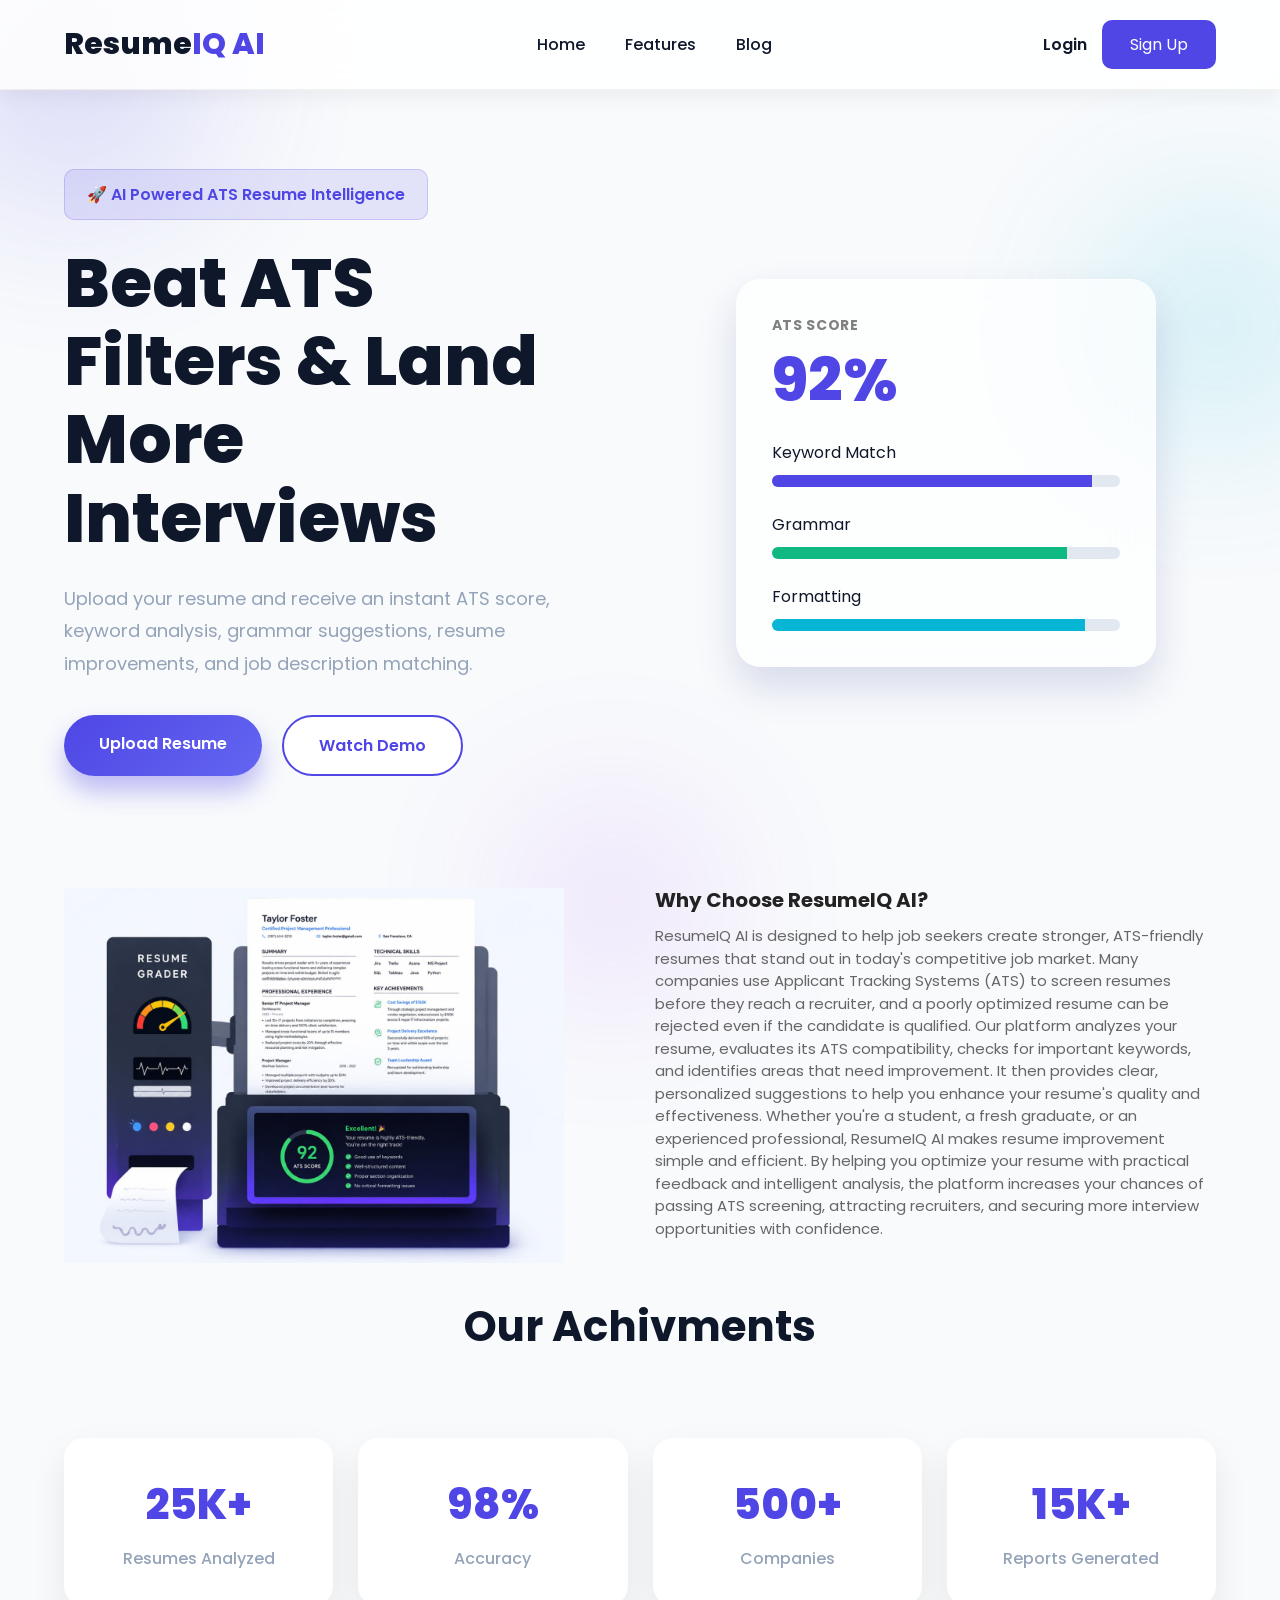
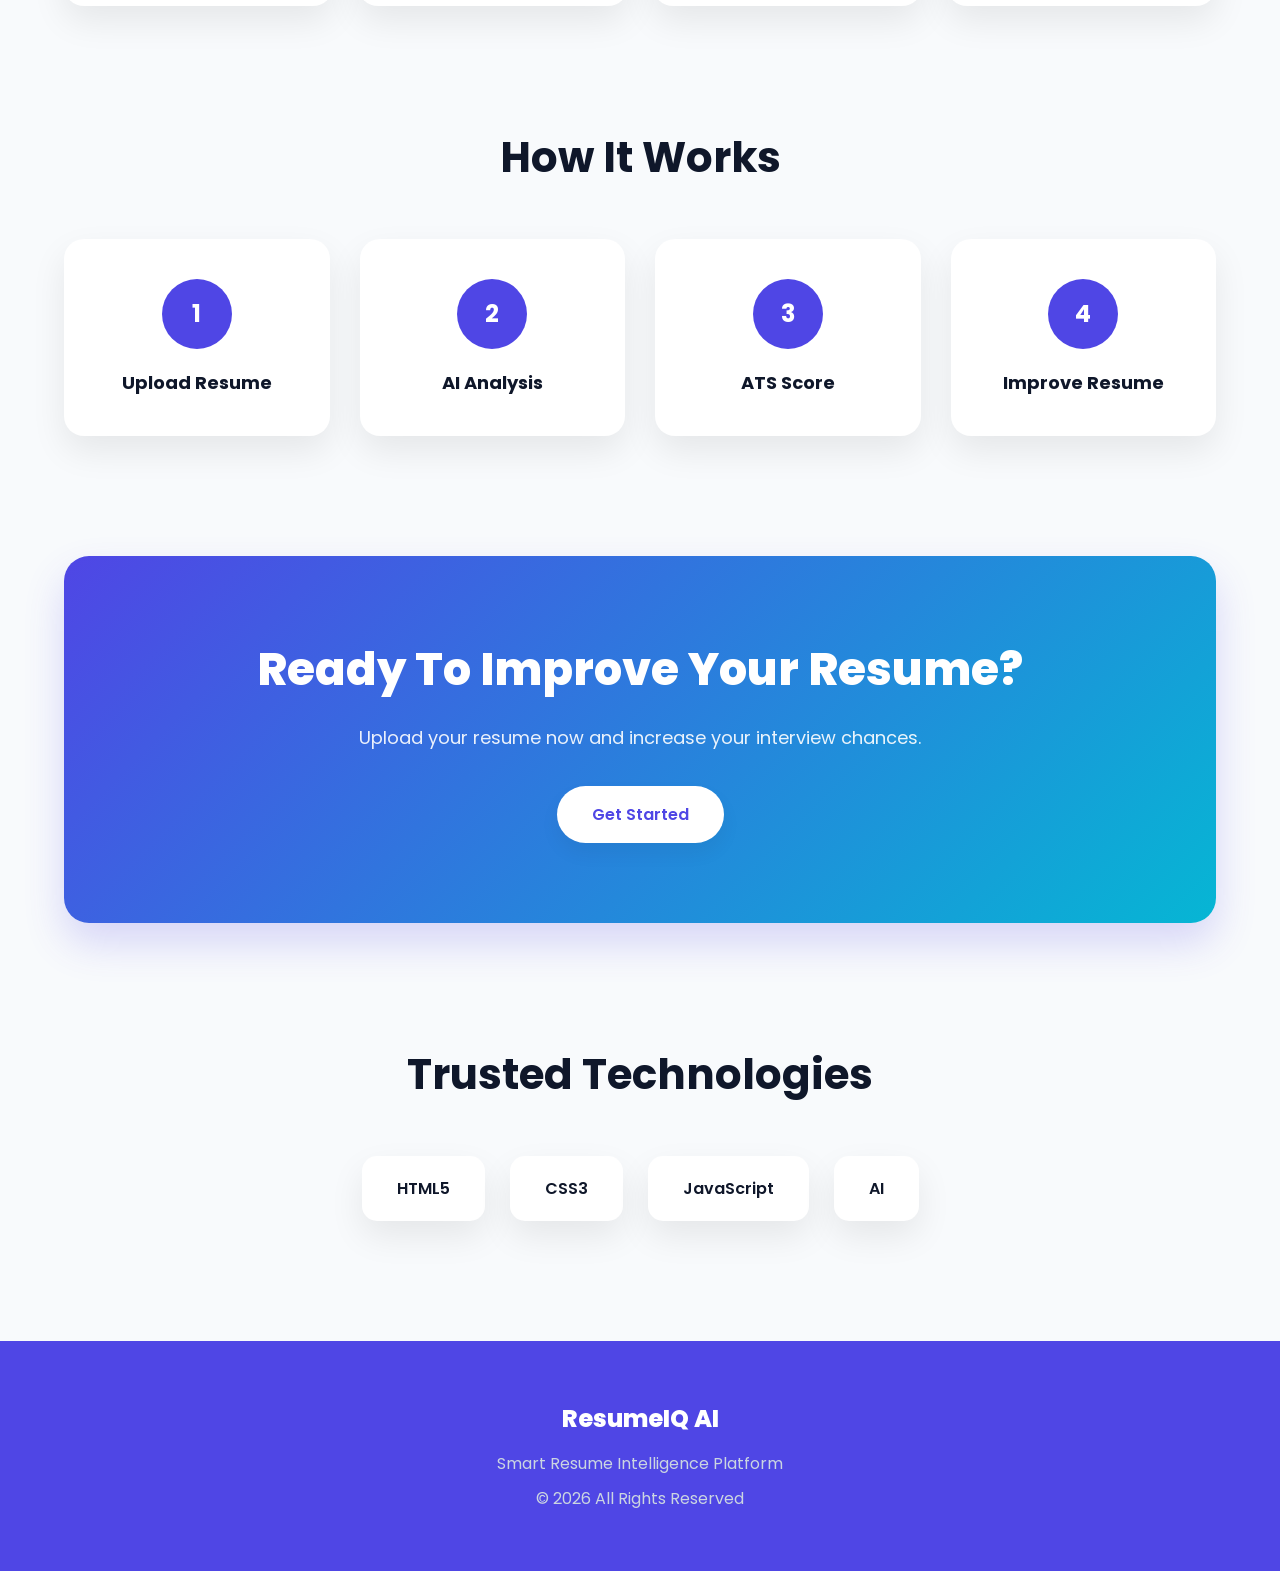
<file: index.html>
<!DOCTYPE html>
<html lang="en">

<head>
    <meta charset="UTF-8">
    <meta name="viewport" content="width=device-width, initial-scale=1.0">
    <title>ResumeIQ AI | ATS Resume Intelligence Platform</title>
    <link rel="preconnect" href="https://fonts.googleapis.com">
    <link rel="preconnect" href="https://fonts.gstatic.com" crossorigin>

    <link href="https://fonts.googleapis.com/css2?family=Poppins:wght@300;400;500;600;700;800&display=swap"
        rel="stylesheet">
    <link rel="stylesheet" href="https://cdnjs.cloudflare.com/ajax/libs/font-awesome/6.7.2/css/all.min.css">
    <link rel="stylesheet" href="assets/css/style.css">

</head>

<body>
    <div class="bg-shape shape1"></div>
<div class="bg-shape shape2"></div>
<div class="bg-shape shape3"></div>

    <!--  NAVBAR  -->

    <header>
    

        <nav class="navbar">

            <div class="logo">

                <h2>
                    Resume<span>IQ AI</span>
                </h2>

            </div>

            <ul class="nav-links">

                <li><a href="#">Home</a></li>

                <li><a href="features.html">Features</a></li>

                <li><a href="blog.html">Blog</a></li>

               

            </ul>

            <div class="nav-buttons">

                <a href="login.html" class="login-btn">
                    Login
                </a>

                <a href="signup.html" class="signup-btn">
                    Sign Up
                </a>

            </div>

            <div class="menu-toggle" id="menuToggle">
    <i class="fa-solid fa-bars"></i>
</div>
        </nav>

    </header>

    <!--HERO SECTION -->

    <section class="hero">

        <div class="hero-left">

            <p class="badge">
                🚀 AI Powered ATS Resume Intelligence
            </p>

            <h1>
                Beat ATS Filters &
                Land More Interviews
            </h1>

            <p class="hero-text">

                Upload your resume and receive an instant ATS score,
                keyword analysis, grammar suggestions,
                resume improvements,
                and job description matching.

            </p>

            <div class="hero-buttons">

                <a href="upload.html" class="primary-btn">

                    Upload Resume

                </a>

                <a href="#" class="secondary-btn">

                    Watch Demo

                </a>

            </div>

        </div>
        <!--  -->


<!--  -->
        <div class="hero-right">

            <div class="dashboard-card">

                <h3>ATS SCORE</h3>

                <h1>92%</h1>

                <div class="progress-box">

                    <p>Keyword Match</p>

                    <div class="progress">
                        <div class="progress-fill"></div>
                    </div>

                </div>

                <div class="progress-box">

                    <p>Grammar</p>

                    <div class="progress">
                        <div class="progress-fill grammar"></div>
                    </div>

                </div>

                <div class="progress-box">

                    <p>Formatting</p>

                    <div class="progress">
                        <div class="progress-fill format"></div>
                    </div>

                </div>

            </div>

        </div>

    </section>
   <section class="about-section">

    <div class="about-image">
        <img src="images/ats.jpeg" alt="Resume Image">
    </div>

    <div class="about-content">
        <h2> Why Choose ResumeIQ AI?</h2>
        <p>
            ResumeIQ AI is designed to help job seekers create stronger, ATS-friendly resumes that stand out in today's competitive job market. Many companies use Applicant Tracking Systems (ATS) to screen resumes before they reach a recruiter, and a poorly optimized resume can be rejected even if the candidate is qualified. Our platform analyzes your resume, evaluates its ATS compatibility, checks for important keywords, and identifies areas that need improvement. It then provides clear, personalized suggestions to help you enhance your resume's quality and effectiveness.

Whether you're a student, a fresh graduate, or an experienced professional, ResumeIQ AI makes resume improvement simple and efficient. By helping you optimize your resume with practical feedback and intelligent analysis, the platform increases your chances of passing ATS screening, attracting recruiters, and securing more interview opportunities with confidence.
        </p>

       
    </div>

</section>
    <!-- STATS -->
<h2  class="section-title"> Our Achivments</h2>
    <section class="stats">

        <div class="stat-card">

            <h2>25K+</h2>

            <p>Resumes Analyzed</p>

        </div>

        <div class="stat-card">

            <h2>98%</h2>

            <p>Accuracy</p>

        </div>

        <div class="stat-card">

            <h2>500+</h2>

            <p>Companies</p>

        </div>

        <div class="stat-card">

            <h2>15K+</h2>

            <p>Reports Generated</p>

        </div>

    </section>


    <!-- ================= HOW IT WORKS ================= -->

    <section class="steps">

        <h2 class="section-title">

            How It Works

        </h2>

        <div class="step-container">

            <div class="step">

                <h2>1</h2>

                <h3>Upload Resume</h3>

            </div>

            <div class="step">

                <h2>2</h2>

                <h3>AI Analysis</h3>

            </div>

            <div class="step">

                <h2>3</h2>

                <h3>ATS Score</h3>

            </div>

            <div class="step">

                <h2>4</h2>

                <h3>Improve Resume</h3>

            </div>

        </div>

    </section>

    <!-- ================= CTA ================= -->

    <section class="cta">

        <h2>

            Ready To Improve Your Resume?

        </h2>

        <p>

            Upload your resume now and increase your interview chances.

        </p>

        <a href="upload.html" class="primary-btn">

            Get Started

        </a>

    </section>

    <!--  -->
<section class="trusted">

<h2 class="section-title">

Trusted Technologies

</h2>

<div class="trusted-container">

<div>HTML5</div>

<div>CSS3</div>

<div>JavaScript</div>

<!-- <div>PHP</div>

<div>MySQL</div> -->

<div>AI</div>

</div>

</section>
    <!--FOOTER -->

    <footer>

        <h2>ResumeIQ AI</h2>

        <p>

            Smart Resume Intelligence Platform

        </p>

        <p>

            © 2026 All Rights Reserved

        </p>

    </footer>
<script src="assets/js/navbar.js"></script>
</body>

</html>
</file>
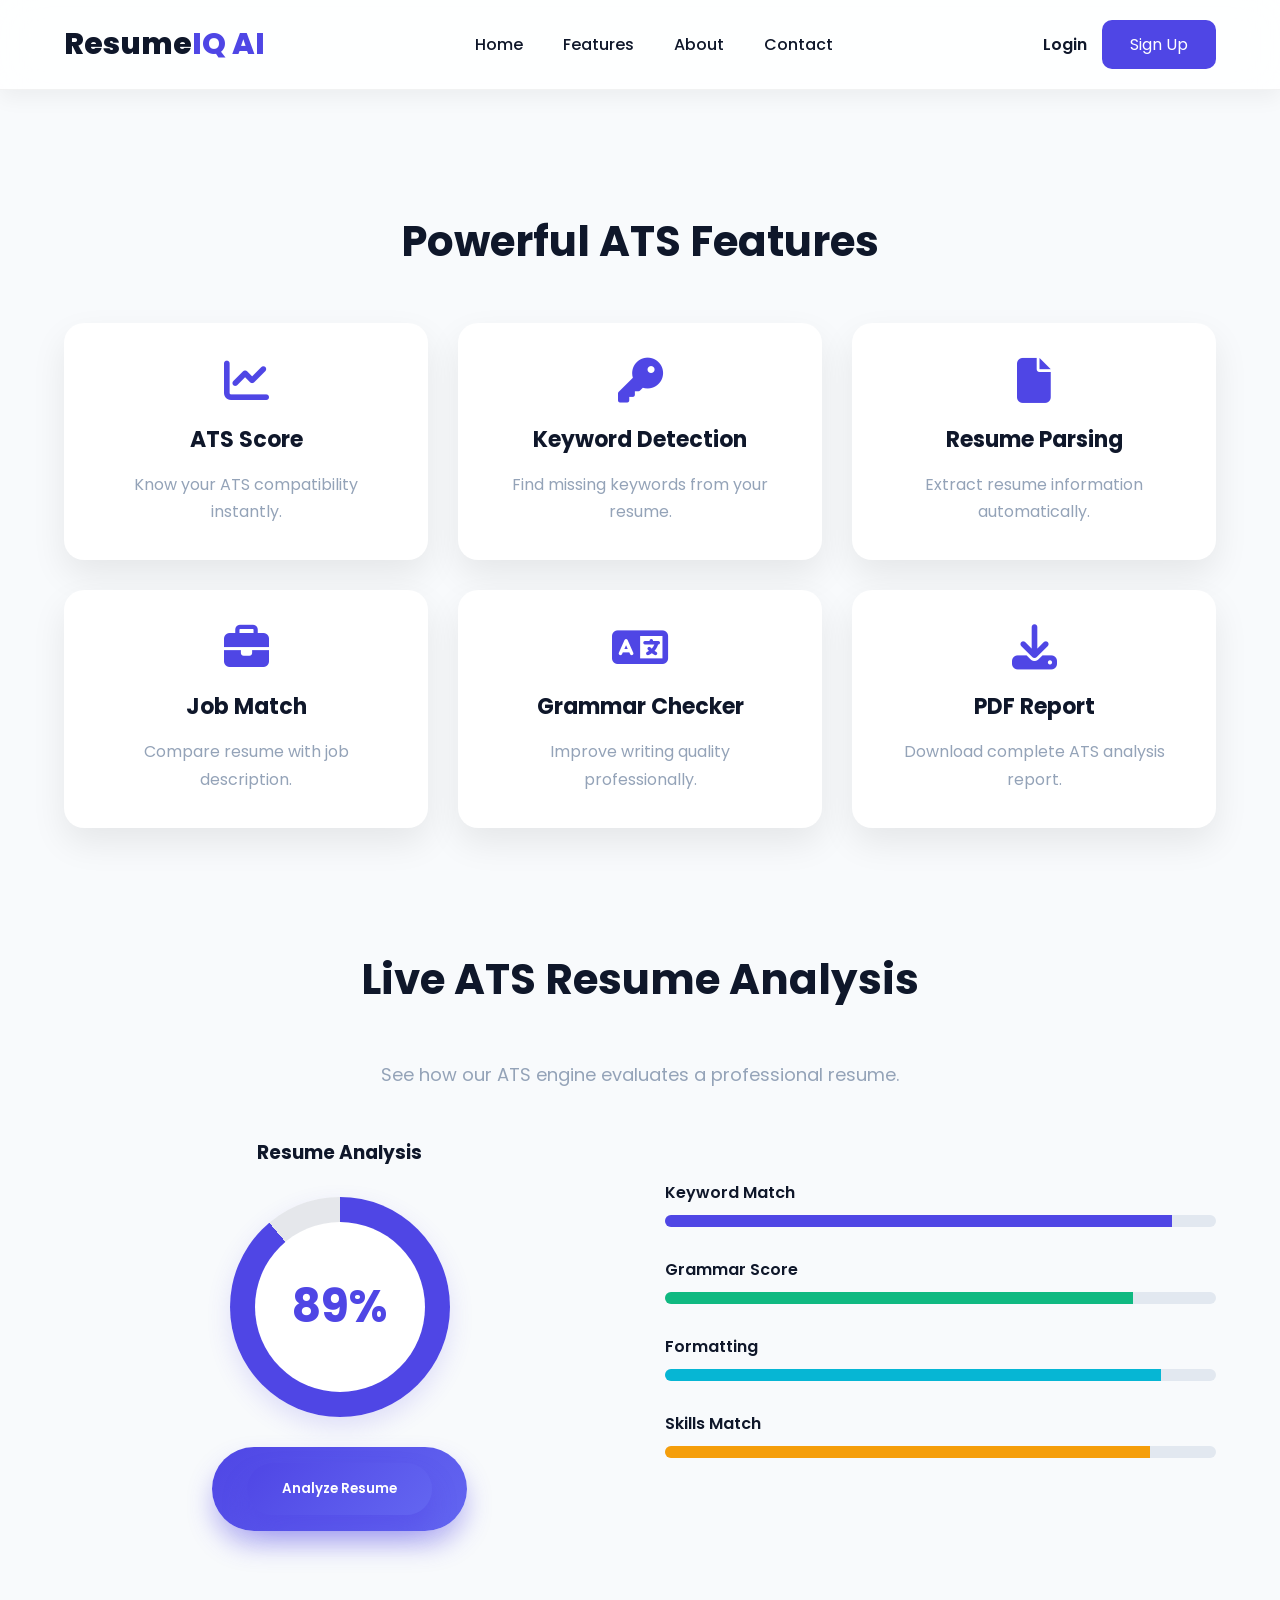
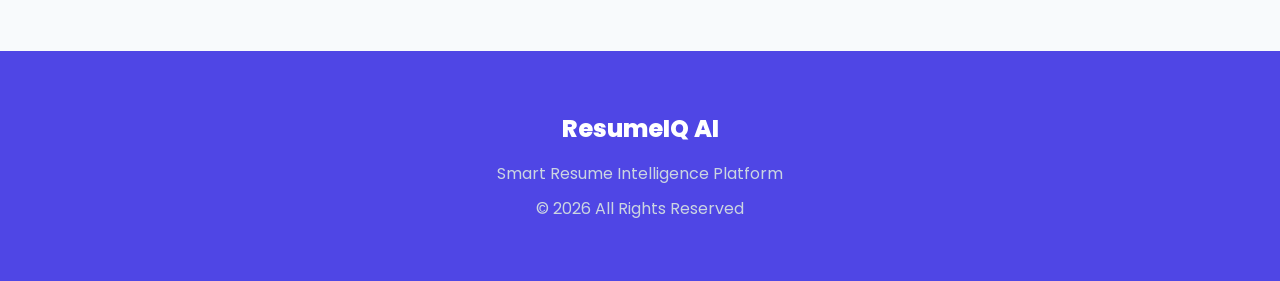
<file: features.html>
<!DOCTYPE html>
<html lang="en">
<head>
    <meta charset="UTF-8">
    <meta name="viewport" content="width=device-width, initial-scale=1.0">
    <title>features</title>

  <link rel="preconnect" href="https://fonts.googleapis.com">
    <link rel="preconnect" href="https://fonts.gstatic.com" crossorigin>

    <link href="https://fonts.googleapis.com/css2?family=Poppins:wght@300;400;500;600;700;800&display=swap"
        rel="stylesheet">
    <link rel="stylesheet" href="https://cdnjs.cloudflare.com/ajax/libs/font-awesome/6.7.2/css/all.min.css">
    <link rel="stylesheet" href="assets/css/style.css">

</head>
<body>
    
    <header>
    

        <nav class="navbar">

            <div class="logo">

                <h2>
                    Resume<span>IQ AI</span>
                </h2>

            </div>

            <ul class="nav-links">

                <li><a href="index.html">Home</a></li>

                <li><a href="#features">Features</a></li>

                <li><a href="#">About</a></li>

                <li><a href="#">Contact</a></li>

            </ul>

            <div class="nav-buttons">

                <a href="login.html" class="login-btn">
                    Login
                </a>

                <a href="signup.html" class="signup-btn">
                    Sign Up
                </a>

            </div>

            <div class="menu-toggle" id="menuToggle">
    <i class="fa-solid fa-bars"></i>
</div>
        </nav>

    </header>
    <!-- features -->
     
    <section class="features">

        <h2 class="section-title">

            Powerful ATS Features

        </h2>

        <div class="feature-container">

            <div class="feature-card">

                <i class="fa-solid fa-chart-line"></i>

                <h3>ATS Score</h3>

                <p>Know your ATS compatibility instantly.</p>

            </div>

            <div class="feature-card">

                <i class="fa-solid fa-key"></i>

                <h3>Keyword Detection</h3>

                <p>Find missing keywords from your resume.</p>

            </div>

            <div class="feature-card">

                <i class="fa-solid fa-file"></i>

                <h3>Resume Parsing</h3>

                <p>Extract resume information automatically.</p>

            </div>

            <div class="feature-card">

                <i class="fa-solid fa-briefcase"></i>

                <h3>Job Match</h3>

                <p>Compare resume with job description.</p>

            </div>

            <div class="feature-card">

                <i class="fa-solid fa-language"></i>

                <h3>Grammar Checker</h3>

                <p>Improve writing quality professionally.</p>

            </div>

            <div class="feature-card">

                <i class="fa-solid fa-download"></i>

                <h3>PDF Report</h3>

                <p>Download complete ATS analysis report.</p>

            </div>

        </div>
 </section>

 <!-- live  demo -->
 
<section class="live-demo">

    <h2 class="section-title">

        Live ATS Resume Analysis

    </h2>

    <p class="demo-text">

        See how our ATS engine evaluates a professional resume.

    </p>

    <div class="demo-container">

        <div class="demo-left">

            <h3>Resume Analysis</h3>

            <div class="score-circle">

                <span>89%</span>

            </div>




            
            
            <button class="primary-btn">
 <a href="upload.html" class="primary-btn"> Analyze Resume</a>
               

            </button> 

        </div>

        <div class="demo-right">

            <div class="demo-item">

                <span>Keyword Match</span>

                <div class="progress">

                    <div class="progress-fill keyword"></div>

                </div>

            </div>

            <div class="demo-item">

                <span>Grammar Score</span>

                <div class="progress">

                    <div class="progress-fill grammar"></div>

                </div>

            </div>

            <div class="demo-item">

                <span>Formatting</span>

                <div class="progress">

                    <div class="progress-fill format"></div>

                </div>

            </div>

            <div class="demo-item">

                <span>Skills Match</span>

                <div class="progress">

                    <div class="progress-fill skill"></div>

                </div>

            </div>

        </div>

    </div>

    
</section>
<footer>

        <h2>ResumeIQ AI</h2>

        <p>

            Smart Resume Intelligence Platform

        </p>

        <p>

            © 2026 All Rights Reserved

        </p>

    </footer>
</body>
</html>
</file>
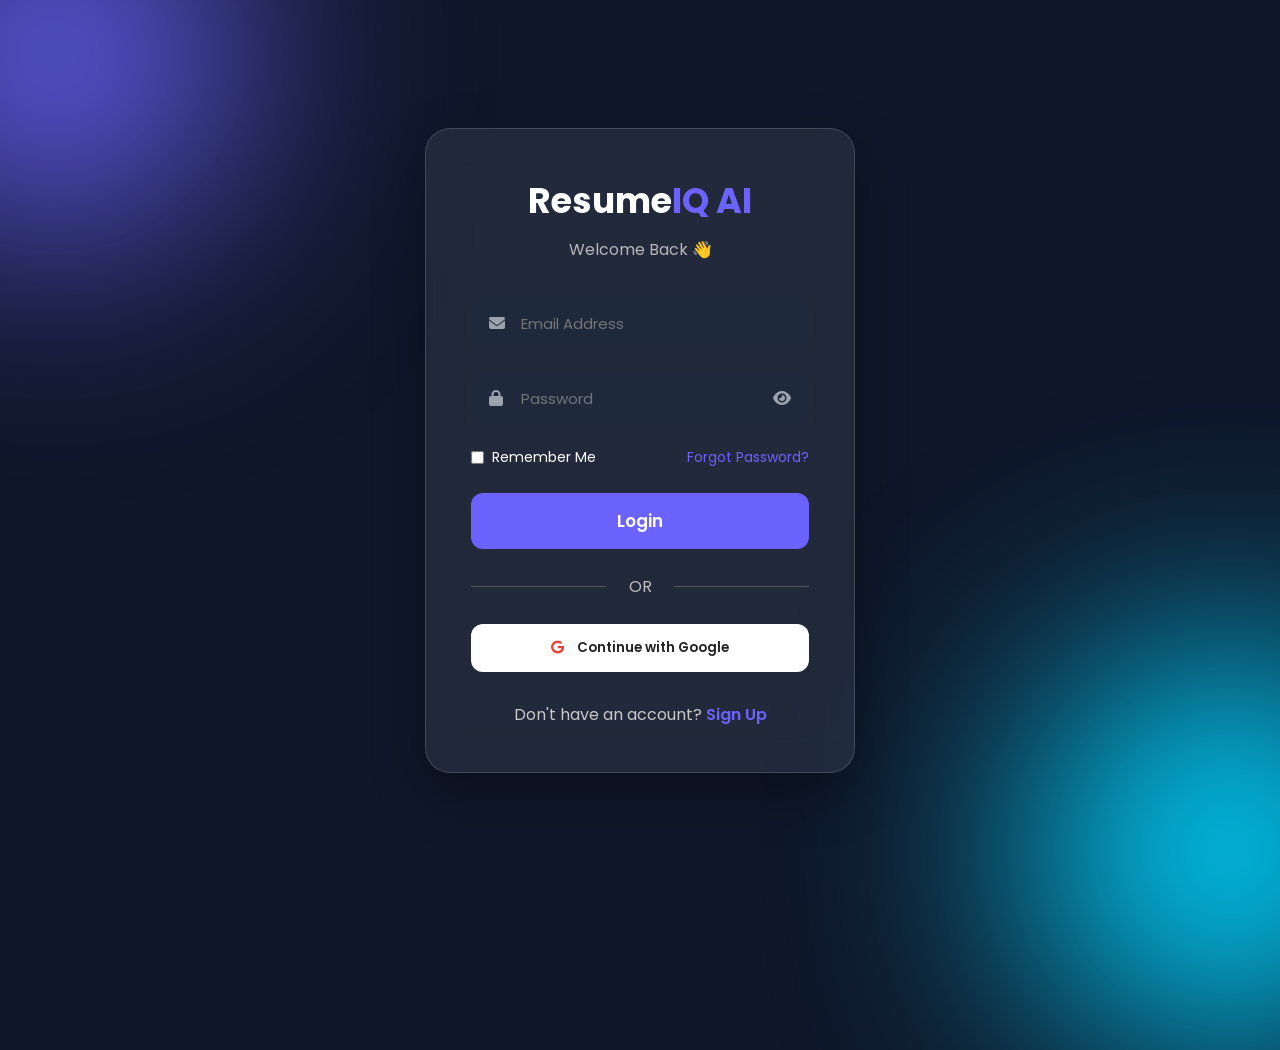
<file: login.html>
<!DOCTYPE html>
<html lang="en">

<head>

<meta charset="UTF-8">

<meta name="viewport" content="width=device-width, initial-scale=1.0">

<title>Login | ResumeIQ AI</title>

<link rel="preconnect" href="https://fonts.googleapis.com">

<link rel="preconnect" href="https://fonts.gstatic.com" crossorigin>

<link href="https://fonts.googleapis.com/css2?family=Poppins:wght@300;400;500;600;700&display=swap" rel="stylesheet">

<link rel="stylesheet"
href="https://cdnjs.cloudflare.com/ajax/libs/font-awesome/6.7.2/css/all.min.css">

<link rel="stylesheet" href="assets/css/login.css">

</head>

<body>

<!-- Background -->

<div class="bg1"></div>
<div class="bg2"></div>

<!-- Login Card -->

<div class="login-container">

<div class="login-card">

<div class="logo">

<h1>

Resume<span>IQ AI</span>

</h1>

<p>

Welcome Back 👋

</p>

</div>

<form id="loginForm">

<div class="input-box">

<i class="fa-solid fa-envelope"></i>

<input
type="email"
id="email"
placeholder="Email Address"
required>

</div>

<div class="input-box">

<i class="fa-solid fa-lock"></i>

<input
type="password"
id="password"
placeholder="Password"
required>

<i
id="togglePassword"
class="fa-solid fa-eye toggle-password">

</i>

</div>

<div class="options">

<label>

<input type="checkbox">

Remember Me

</label>

<a href="#">

Forgot Password?

</a>

</div>

<button
type="submit"
class="login-btn">

Login

</button>

<div class="divider">

<span>

OR

</span>

</div>

<button
type="button"
class="google-btn">

<i class="fa-brands fa-google"></i>

Continue with Google

</button>

<p class="signup-link">

Don't have an account?

<a href="signup.html">

Sign Up

</a>

</p>

</form>

</div>

</div>

<script src="assets/js/login.js"></script>

</body>

</html>
</file>
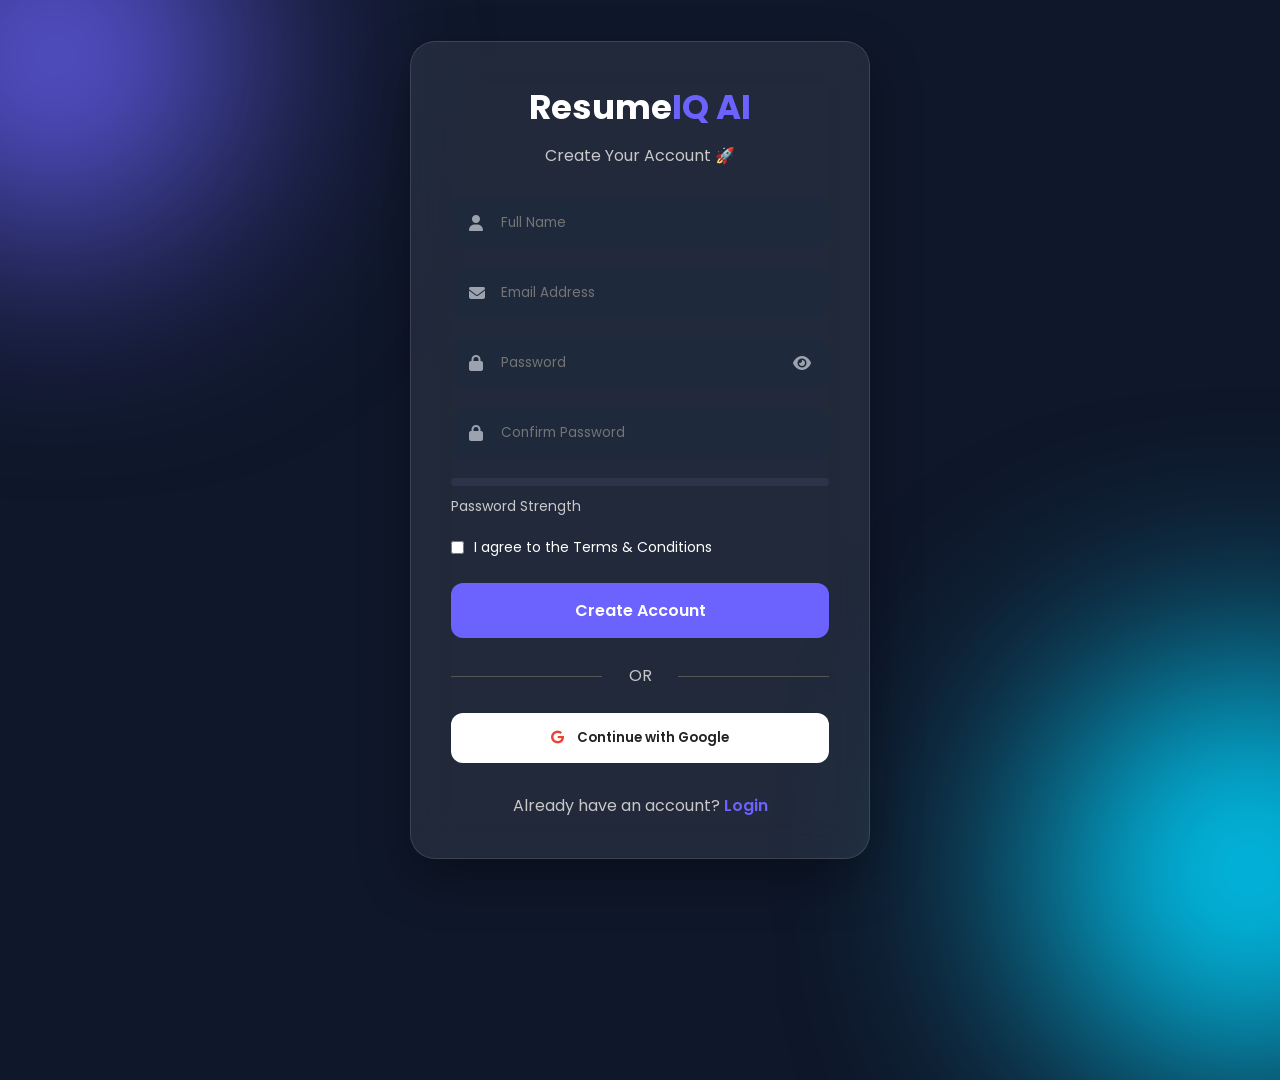
<file: signup.html>
<!DOCTYPE html>
<html lang="en">

<head>

<meta charset="UTF-8">
<meta name="viewport" content="width=device-width, initial-scale=1.0">

<title>Sign Up | ResumeIQ AI</title>

<link rel="preconnect" href="https://fonts.googleapis.com">

<link rel="preconnect" href="https://fonts.gstatic.com" crossorigin>

<link href="https://fonts.googleapis.com/css2?family=Poppins:wght@300;400;500;600;700&display=swap" rel="stylesheet">

<link rel="stylesheet"
href="https://cdnjs.cloudflare.com/ajax/libs/font-awesome/6.7.2/css/all.min.css">

<link rel="stylesheet" href="assets/css/signup.css">

</head>

<body>

<!-- Background -->

<div class="bg1"></div>
<div class="bg2"></div>

<!-- Signup Card -->

<div class="signup-container">

<div class="signup-card">

<div class="logo">

<h1>

Resume<span>IQ AI</span>

</h1>

<p>

Create Your Account 🚀

</p>

</div>

<form id="signupForm">

<!-- Full Name -->

<div class="input-box">

<i class="fa-solid fa-user"></i>

<input
type="text"
id="fullName"
placeholder="Full Name"
required>

</div>

<!-- Email -->

<div class="input-box">

<i class="fa-solid fa-envelope"></i>

<input
type="email"
id="email"
placeholder="Email Address"
required>

</div>

<!-- Password -->

<div class="input-box">

<i class="fa-solid fa-lock"></i>

<input
type="password"
id="password"
placeholder="Password"
required>

<i
id="togglePassword"
class="fa-solid fa-eye toggle-password">

</i>

</div>

<!-- Confirm Password -->

<div class="input-box">

<i class="fa-solid fa-lock"></i>

<input
type="password"
id="confirmPassword"
placeholder="Confirm Password"
required>

</div>

<!-- Password Strength -->

<div class="strength-box">

<div id="strengthBar"></div>

</div>

<p id="strengthText">

Password Strength

</p>

<!-- Terms -->

<div class="options">

<label>

<input
type="checkbox"
id="terms">

I agree to the Terms & Conditions

</label>

</div>

<button
type="submit"
class="signup-btn">

Create Account

</button>

<div class="divider">

<span>

OR

</span>

</div>

<button
type="button"
class="google-btn">

<i class="fa-brands fa-google"></i>

Continue with Google

</button>

<p class="login-link">

Already have an account?

<a href="login.html">

Login

</a>

</p>

</form>

</div>

</div>

<script src="assets/js/signup.js"></script>

</body>

</html>
</file>
<file: assets/css/style.css>
/* GOOGLE FONT */
@import url('https://fonts.googleapis.com/css2?family=Poppins:wght@300;400;500;600;700;800&display=swap');

/* CSS VARIABLES */
:root {
    --primary: #4F46E5;
    --secondary: #06B6D4;
    --success: #10B981;
    --danger: #EF4444;
    --dark: #0F172A;
    --light: #F8FAFC;
    --white: #ffffff;
    --gray: #94A3B8;
    --shadow: 0 15px 35px rgba(0,0,0,.08);
}

/* RESET & FIXED SCROLL LAYER */
* {
    margin: 0;
    padding: 0;
    box-sizing: border-box;
    text-decoration: none;
    list-style: none;
}

html {
    scroll-behavior: smooth;
    height: 100%;
}

body {
    font-family: 'Poppins', sans-serif;
    background: var(--light);
    color: var(--dark);
    overflow-x: hidden !important; /* Horizonal break locked */
    overflow-y: auto !important;   /* Force vertical scrolling */
    min-height: 100%;
    -webkit-overflow-scrolling: touch;
}

/* REUSABLE COMPONENT SETUP */
.container {
    width: 90%;
    max-width: 1300px;
    margin: auto;
}

.section-title {
    font-size: 42px;
    text-align: center;
    margin-bottom: 50px;
}

/* NAVBAR STRUCTURE */
header {
    position: sticky;
    top: 0;
    background: rgba(255,255,255,.85);
    backdrop-filter: blur(20px);
    -webkit-backdrop-filter: blur(20px);
    border-bottom: 1px solid rgba(0,0,0,.05);
    z-index: 999;
    box-shadow: 0 8px 20px rgba(0,0,0,.05);
}

.navbar {
    width: 90%;
    margin: auto;
    display: flex;
    justify-content: space-between;
    align-items: center;
    padding: 20px 0;
}

.logo h2 { font-size: 30px; font-weight: 800; }
.logo span { color: var(--primary); }
.nav-links { display: flex; gap: 40px; }
.nav-links a { color: var(--dark); font-weight: 500; transition: .3s; }
.nav-links a:hover { color: var(--primary); }
.nav-buttons { display: flex; gap: 15px; align-items: center; }

/* BUTTONS ENGINE */
.login-btn { color: var(--dark); font-weight: 600; }
.signup-btn {
    background: var(--primary); color: white; padding: 12px 28px; border-radius: 10px; transition: .4s;
}
.signup-btn:hover {
    background: #372fcf; transform: translateY(-3px); box-shadow: 0 20px 35px rgba(79,70,229,.4);
}

.primary-btn {
    background: linear-gradient(135deg, #4F46E5, #6366F1); color: white;
    padding: 16px 35px; border-radius: 50px; transition: .4s; display: inline-block;
    box-shadow: 0 15px 25px rgba(79,70,229,.35); border: none; font-weight: 600;
}
.primary-btn:hover { transform: translateY(-3px); }
.primary-btn a { color: white !important; text-decoration: none; }

.secondary-btn {
    background: white; color: var(--primary); border-radius: 50px;
    padding: 16px 35px; border: 2px solid #4F46E5; transition: .4s; display: inline-block; font-weight: 600;
}
.secondary-btn:hover { background: #4F46E5; color: white; }

/* HERO GRID CONTAINER */
.hero {
    width: 90%; margin: auto; min-height: 85vh; display: flex; align-items: center; justify-content: space-between; gap: 70px; padding: 40px 0;
}
.hero-left { flex: 1; }
.hero-right { flex: 1; display: flex; justify-content: center; }

.badge {
    display: inline-block; padding: 12px 22px; border-radius: 10px; background: rgba(79,70,229,.12);
    color: var(--primary); font-weight: 600; border: 1px solid rgba(79,70,229,.2); margin-bottom: 25px;
}
.hero h1 { font-size: 68px; font-weight: 800; line-height: 1.15; margin-bottom: 25px; }
.hero-text { color: var(--gray); line-height: 1.8; margin-bottom: 35px; font-size: 18px; }
.hero-buttons { display: flex; gap: 20px; flex-wrap: wrap; }

/* HERO FLOATING DASHBOARD CARD */
.dashboard-card {
    width: 420px; padding: 35px; border-radius: 25px; background: rgba(255,255,255,.7);
    backdrop-filter: blur(18px); -webkit-backdrop-filter: blur(18px); border: 1px solid rgba(255,255,255,.4);
    box-shadow: 0 20px 40px rgba(31,38,135,.15);
}
.dashboard-card h3 { color: gray; margin-bottom: 10px; font-size: 14px; letter-spacing: 0.05em; }
.dashboard-card h1 { font-size: 60px; color: var(--primary); font-weight: 800; }
.progress-box { margin-top: 25px; text-align: left; }
.progress { width: 100%; height: 12px; background: #E2E8F0; border-radius: 30px; overflow: hidden; margin-top: 10px; }
.progress-fill { width: 92%; height: 100%; background: var(--primary); }
.grammar { width: 85%; background: var(--success); }
.format { width: 90%; background: var(--secondary); }

/* STATS ROW GRID */
.stats { width: 90%; margin: 80px auto; display: grid; grid-template-columns: repeat(4, 1fr); gap: 25px; }
.stat-card { padding: 35px; border-radius: 20px; background: white; text-align: center; box-shadow: var(--shadow); transition: .4s; }
.stat-card:hover { transform: translateY(-5px); }
.stat-card h2 { font-size: 42px; color: var(--primary); margin-bottom: 10px; font-weight: 800; }
.stat-card p { color: var(--gray); font-weight: 500; }

/* FEATURES SECTIONS */
.features { width: 90%; margin: 120px auto; }
.feature-container { display: grid; grid-template-columns: repeat(3, 1fr); gap: 30px; }
.feature-card { padding: 35px; border-radius: 20px; background: white; text-align: center; transition: .4s; box-shadow: var(--shadow); }
.feature-card:hover { transform: translateY(-5px); }
.feature-card i { font-size: 45px; color: var(--primary); margin-bottom: 20px; }
.feature-card h3 { margin-bottom: 15px; font-size: 22px; }
.feature-card p { color: var(--gray); line-height: 1.7; }

/* HOW IT WORKS SYSTEM */
.steps { width: 90%; margin: 120px auto; }
.step-container { display: grid; grid-template-columns: repeat(4, 1fr); gap: 30px; }
.step { background: white; padding: 40px; text-align: center; border-radius: 20px; box-shadow: var(--shadow); transition: .4s; }
.step:hover { transform: translateY(-5px); }
.step h2 { width: 70px; height: 70px; line-height: 70px; margin: auto; border-radius: 50%; background: var(--primary); color: white; margin-bottom: 20px; font-weight: 700; }
.step h3 { font-size: 18px; color: var(--dark); }

/* UPLOAD REGION FRAME */
.upload-section { width: 80%; height: 40; margin: 100px auto; display: flex; justify-content: center; }
.upload-box {
    width: 50%; max-width: 600px; padding: 60px 30px; text-align: center; border: 3px dashed #4F46E5;
    border-radius: 25px; background: rgb(247, 244, 244); transition: .4s; box-shadow: var(--shadow);
}
.upload-box:hover { border-color: #6366F1; box-shadow: 0 20px 40px rgba(79,70,229,.15); }
.upload-box i { font-size: 70px; color: var(--primary); margin-bottom: 20px; animation: floatIcon 2.5s ease-in-out infinite; }
.upload-box h2 { margin-bottom: 15px; font-size: 32px; }
.upload-box p { color: var(--gray); margin-bottom: 10px; }
.small-text { font-size: 15px; margin-bottom: 30px !important; font-weight: 600; }
.supported-files { display: flex; justify-content: center; gap: 25px; margin-top: 30px; flex-wrap: wrap; }
.supported-files span { background: var(--light); padding: 10px 18px; border-radius: 30px; box-shadow: 0 4px 10px rgba(0,0,0,.04); font-weight: 600; color: #555; display: inline-flex; align-items: center; }
.supported-files i { color: #4F46E5; margin-right: 8px; font-size: 18px; }

@keyframes floatIcon { 0%,100% { transform: translateY(0); } 50% { transform: translateY(-10px); } }

/* LIVE ATS DEMO BOX SETUP */
.live-demo { width: 90%; margin: 120px auto; text-align: center; }
.demo-text { color: var(--gray); margin-bottom: 50px; font-size: 18px; }
.demo-container { display: flex; justify-content: space-between; align-items: center; gap: 50px; }
.demo-left, .demo-right { flex: 1; }
.score-circle {
    width: 220px; height: 220px; border-radius: 50%; margin: 30px auto; display: flex; justify-content: center; align-items: center;
    background: conic-gradient(#4F46E5 0deg, #4F46E5 320deg, #E5E7EB 320deg); position: relative; box-shadow: 0 10px 25px rgba(79,70,229,0.15);
}
.score-circle::before { content: ""; position: absolute; width: 170px; height: 170px; background: white; border-radius: 50%; }
.score-circle span { position: relative; font-size: 45px; font-weight: 700; color: var(--primary); }
.demo-item { margin-bottom: 30px; text-align: left; }
.demo-item span { font-weight: 600; color: var(--dark); }
.skill { width: 88%; background: #F59E0B; }

/* MARKETING BADGES AND TECH CHIPS */
.green { display: inline-block; padding: 8px 15px; margin: 6px; background: #DCFCE7; color: #15803D; border-radius: 30px; font-weight: 600; }
.red { display: inline-block; padding: 8px 15px; margin: 6px; background: #FEE2E2; color: #DC2626; border-radius: 30px; font-weight: 600; }

.trusted { width: 90%; margin: 100px auto; text-align: center; }
.trusted-container { display: flex; justify-content: center; flex-wrap: wrap; gap: 25px; }
.trusted-container div { background: white; padding: 20px 35px; border-radius: 15px; box-shadow: var(--shadow); font-weight: 600; transition: .3s; }
.trusted-container div:hover { transform: translateY(-4px); }

/* CONVERSION CALL TO ACTION CARD */
.cta { width: 90%; margin: 120px auto; background: linear-gradient(135deg, #4F46E5, #06B6D4); color: white; text-align: center; padding: 80px; border-radius: 25px; box-shadow: 0 20px 40px rgba(79,70,229,0.2); }
.cta h2 { font-size: 45px; margin-bottom: 20px; font-weight: 800; }
.cta p { margin-bottom: 35px; font-size: 18px; opacity: 0.9; }
.cta .primary-btn { background: white; color: var(--primary); box-shadow: 0 10px 20px rgba(0,0,0,0.05); }

/* GLOBAL BACKGROUND BLUR SPHERES FIX */
.bg-shape {
    position: absolute; /* Fixed was locking mobile viewports layers */
    border-radius: 50%; filter: blur(80px); opacity: .15; z-index: -1; 
    pointer-events: none; /* Crucial fix: elements behind this are now touch-clickable */
}
.shape1 { width: 300px; height: 300px; background: #4F46E5; top: -80px; left: -80px; }
.shape2 { width: 250px; height: 250px; background: #06B6D4; right: -60px; top: 200px; }
.shape3 { width: 200px; height: 200px; background: #A855F7; top: 800px; left: 40%; }

/* SCROLL DESIGN INDICATOR */
.scroll-down { text-align: center; font-size: 30px; color: var(--primary); animation: bounce 1.5s infinite; margin-top: 20px; }
@keyframes bounce { 0%,100% { transform: translateY(0); } 50% { transform: translateY(10px); } }

/* GLOBAL FOOTER STRUCT */
footer { background:#4F46E5 ; color: white; text-align: center; padding: 60px 20px; margin-top: 120px; width: 100%; }
footer h2 { margin-bottom: 15px; font-weight: 800; }
footer p { color: #CBD5E1; margin-top: 10px; }

/* SELECTION AND MEDIA IMAGES */
::selection { background: #4F46E5; color: white; }
img { max-width: 100%; display: block; }
a { transition: .3s; }
button { cursor: pointer; font-family: inherit; }

/* RESPONSIVE NAV TOGGLE DEFAULTS */
.menu-toggle { display: none; font-size: 28px; color: var(--dark); cursor: pointer; }

/* ======================================================== */
/* THE DEFINITIVE RESPONSIVE ENGINE (FIXES EVERYTHING ON MOBILE) */
/* ======================================================== */

@media (max-width: 992px) {
    .hero { flex-direction: column; text-align: center; gap: 50px; min-height: auto; padding-top: 60px; }
    .hero h1 { font-size: 46px; }
    .dashboard-card { width: 100%; max-width: 450px; margin: auto; }
    .stats { grid-template-columns: repeat(2, 1fr); }
    .feature-container { grid-template-columns: repeat(2, 1fr); }
    .step-container { grid-template-columns: repeat(2, 1fr); }
    .demo-container { flex-direction: column; gap: 40px; }
}

@media (max-width: 900px) {
    .navbar { position: relative; padding: 15px 0; }
    .menu-toggle { display: block; z-index: 1001; }
    
    .nav-links {
        position: fixed; top: 0; left: -100%; width: 75%; height: 100vh;
        background: white; flex-direction: column; align-items: center;
        justify-content: center; gap: 35px; padding: 40px 0;
        box-shadow: 10px 0 30px rgba(0,0,0,0.15); transition: 0.4s cubic-bezier(0.4, 0, 0.2, 1);
        z-index: 1000; display: flex;
    }
    .nav-links.active { left: 0; }
    .nav-buttons { display: none !important; } 
}

@media (max-width: 768px) {
    .hero h1 { font-size: 34px; }
    .hero-text { font-size: 16px; }
    .hero-buttons { flex-direction: column; width: 100%; }
    .primary-btn, .secondary-btn { width: 100%; text-align: center; padding: 14px 20px; }
    
    .stats, .feature-container, .step-container { grid-template-columns: 1fr; gap: 20px; }
    .section-title { font-size: 30px; margin-bottom: 35px; }
    .cta { padding: 40px 20px; border-radius: 15px; }
    .cta h2 { font-size: 28px; }
    .dashboard-card { width: 100%; padding: 25px; }
    .dashboard-card h1 { font-size: 48px; }
    .score-circle { width: 180px; height: 180px; }
    .score-circle::before { width: 140px; height: 140px; }
    .score-circle span { font-size: 36px; }
    .upload-box { padding: 40px 20px; }
    .upload-box h2 { font-size: 24px; }
}



.about-section{
    width:90%;
    margin:30px auto;
    display:flex;
    align-items:center;
    justify-content:space-between;
    gap:30px;
}

.about-image{
    flex:1;
}

.about-image img{
    width:100%;
    max-width:500px;
}

.about-content{
    flex:1;
}

.about-content h2{
    font-size:20px;
    color:#222;
    margin-bottom:10px;
}

.about-content p{
    font-size:15px;
    color:#666;
    line-height:1.5;
    margin-bottom:25px;
}
</file>
<file: assets/css/login.css>
/* ===================================
   ResumeIQ AI Login Page
=================================== */

*{
    margin:0;
    padding:0;
    box-sizing:border-box;
    font-family:'Poppins',sans-serif;
}

body{

    background:#0F172A;
    min-height:100vh;

    display:flex;
    justify-content:center;
    align-items:center;


    position:relative;
    color:#fff;

}

/* ================= Background ================= */

.bg1,
.bg2{

    position:absolute;
    border-radius:50%;
    filter:blur(120px);
    z-index:-1;

}

.bg1{

    width:350px;
    height:350px;

    background:#6C63FF;

    top:-120px;
    left:-120px;

}

.bg2{

    width:400px;
    height:400px;

    background:#00D4FF;

    bottom:-150px;
    right:-150px;

}


/* ================= Container ================= */

.login-container{

    width:100%;
    display:flex;
    justify-content:center;
    align-items:center;

    padding:30px;

}


/* ================= Card ================= */

.login-card{

    width:430px;

    background:rgba(255,255,255,.08);

    backdrop-filter:blur(20px);

    border:1px solid rgba(255,255,255,.15);

    border-radius:25px;

    padding:45px;

    box-shadow:0 20px 50px rgba(0,0,0,.35);

}


/* ================= Logo ================= */

.logo{

    text-align:center;

    margin-bottom:35px;

}

.logo h1{

    font-size:35px;
    font-weight:700;

}

.logo span{

    color:#6C63FF;

}

.logo p{

    color:#b8b8b8;
    margin-top:10px;

}


/* ================= Input ================= */

.input-box{

    position:relative;

    margin-bottom:22px;

}

.input-box input{

    width:100%;

    padding:15px 50px;

    border:none;

    border-radius:12px;

    background:#1E293B;

    color:#fff;

    font-size:15px;

    outline:none;

    transition:.3s;

}

.input-box input:focus{

    border:2px solid #6C63FF;

}

.input-box i:first-child{

    position:absolute;

    left:18px;

    top:50%;

    transform:translateY(-50%);

    color:#9CA3AF;

}

.toggle-password{

    position:absolute;

    right:18px;

    top:50%;

    transform:translateY(-50%);

    cursor:pointer;

    color:#9CA3AF;

}


/* ================= Options ================= */

.options{

    display:flex;

    justify-content:space-between;

    align-items:center;

    margin-bottom:25px;

    font-size:14px;

}

.options label{

    display:flex;
    align-items:center;
    gap:8px;

}

.options a{

    color:#6C63FF;

    text-decoration:none;

}

.options a:hover{

    text-decoration:underline;

}


/* ================= Login Button ================= */

.login-btn{

    width:100%;

    padding:15px;

    border:none;

    border-radius:12px;

    background:#6C63FF;

    color:#fff;

    font-size:17px;

    font-weight:600;

    cursor:pointer;

    transition:.3s;

}

.login-btn:hover{

    background:#574BFF;

    transform:translateY(-2px);

}


/* ================= Divider ================= */

.divider{

    text-align:center;

    margin:25px 0;

    color:#BDBDBD;

    position:relative;

}

.divider::before,
.divider::after{

    content:"";

    position:absolute;

    width:40%;

    height:1px;

    background:#555;

    top:50%;

}

.divider::before{

    left:0;

}

.divider::after{

    right:0;

}


/* ================= Google Button ================= */

.google-btn{

    width:100%;

    padding:14px;

    border:none;

    border-radius:12px;

    background:#fff;

    color:#222;

    font-weight:600;

    cursor:pointer;

    transition:.3s;

}

.google-btn i{

    margin-right:10px;

    color:#EA4335;

}

.google-btn:hover{

    transform:translateY(-2px);

}


/* ================= Signup ================= */

.signup-link{

    margin-top:30px;

    text-align:center;

    color:#c9c9c9;

}

.signup-link a{

    color:#6C63FF;

    text-decoration:none;

    font-weight:600;

}

.signup-link a:hover{

    text-decoration:underline;

}


/* ================= Responsive ================= */

@media(max-width:500px){

.login-card{
overflow: hidden;
    width:100%;

    padding:30px 20px;

}

.logo h1{

    font-size:28px;

}

}
</file>
<file: assets/css/signup.css>
/* ===================================
   ResumeIQ AI Signup Page
=================================== */

*{
    margin:0;
    padding:0;
    box-sizing:border-box;
    font-family:'Poppins',sans-serif;
}

body{

    background:#0F172A;
    min-height:100vh;

    display:flex;
    justify-content:center;
    align-items:center;

    
    position:relative;

    color:#fff;

}

/* Background */

.bg1,
.bg2{

    position:absolute;

    border-radius:50%;

    filter:blur(120px);

    z-index:-1;

}

.bg1{

    width:350px;
    height:350px;

    background:#6C63FF;

    top:-120px;
    left:-120px;

}

.bg2{

    width:420px;
    height:420px;

    background:#00D4FF;

    bottom:-180px;
    right:-180px;

}


/* Container */

.signup-container{

    width:100%;

    display:flex;

    justify-content:center;

    align-items:center;

    padding:30px;

}


/* Card */

.signup-card{

    width:460px;

    background:rgba(255,255,255,.08);

    backdrop-filter:blur(20px);

    border:1px solid rgba(255,255,255,.12);

    border-radius:25px;

    padding:40px;

    box-shadow:0 20px 50px rgba(0,0,0,.35);

}


/* Logo */

.logo{

    text-align:center;

    margin-bottom:30px;

}

.logo h1{

    font-size:34px;

    font-weight:700;

}

.logo span{

    color:#6C63FF;

}

.logo p{

    color:#c8c8c8;

    margin-top:10px;

}


/* Inputs */

.input-box{

    position:relative;

    margin-bottom:20px;

}

.input-box input{

    width:100%;

    padding:15px 50px;

    border:none;

    border-radius:12px;

    background:#1E293B;

    color:#fff;

    outline:none;

    transition:.3s;

}

.input-box input:focus{

    border:2px solid #6C63FF;

}

.input-box i:first-child{

    position:absolute;

    left:18px;

    top:50%;

    transform:translateY(-50%);

    color:#9CA3AF;

}

.toggle-password{

    position:absolute;

    right:18px;

    top:50%;

    transform:translateY(-50%);

    cursor:pointer;

    color:#9CA3AF;

}


/* Password Strength */

.strength-box{

    width:100%;

    height:8px;

    background:#2b3448;

    border-radius:20px;

    overflow:hidden;

    margin-top:5px;

}

#strengthBar{

    width:0%;

    height:100%;

    background:#ff4d4d;

    transition:.4s;

}

#strengthText{

    font-size:14px;

    color:#c8c8c8;

    margin:10px 0 20px;

}


/* Terms */

.options{

    margin-bottom:25px;

    font-size:14px;

}

.options label{

    display:flex;

    gap:10px;

    align-items:center;

}


/* Signup Button */

.signup-btn{

    width:100%;

    padding:15px;

    border:none;

    border-radius:12px;

    background:#6C63FF;

    color:#fff;

    font-size:16px;

    font-weight:600;

    cursor:pointer;

    transition:.3s;

}

.signup-btn:hover{

    background:#574BFF;

    transform:translateY(-2px);

}


/* Divider */

.divider{

    text-align:center;

    margin:25px 0;

    color:#c8c8c8;

    position:relative;

}

.divider::before,
.divider::after{

    content:"";

    position:absolute;

    width:40%;

    height:1px;

    background:#555;

    top:50%;

}

.divider::before{

    left:0;

}

.divider::after{

    right:0;

}


/* Google Button */

.google-btn{

    width:100%;

    padding:15px;

    border:none;

    border-radius:12px;

    background:#fff;

    color:#222;

    font-weight:600;

    cursor:pointer;

    transition:.3s;

}

.google-btn:hover{

    transform:translateY(-2px);

}

.google-btn i{

    margin-right:10px;

    color:#EA4335;

}


/* Login */

.login-link{

    margin-top:30px;

    text-align:center;

    color:#c8c8c8;

}

.login-link a{

    color:#6C63FF;

    text-decoration:none;

    font-weight:600;

}

.login-link a:hover{

    text-decoration:underline;

}


/* Responsive */

@media(max-width:500px){

.signup-card{

    width:100%;

    padding:30px 20px;

}

.logo h1{

    font-size:28px;

}

}
</file>
